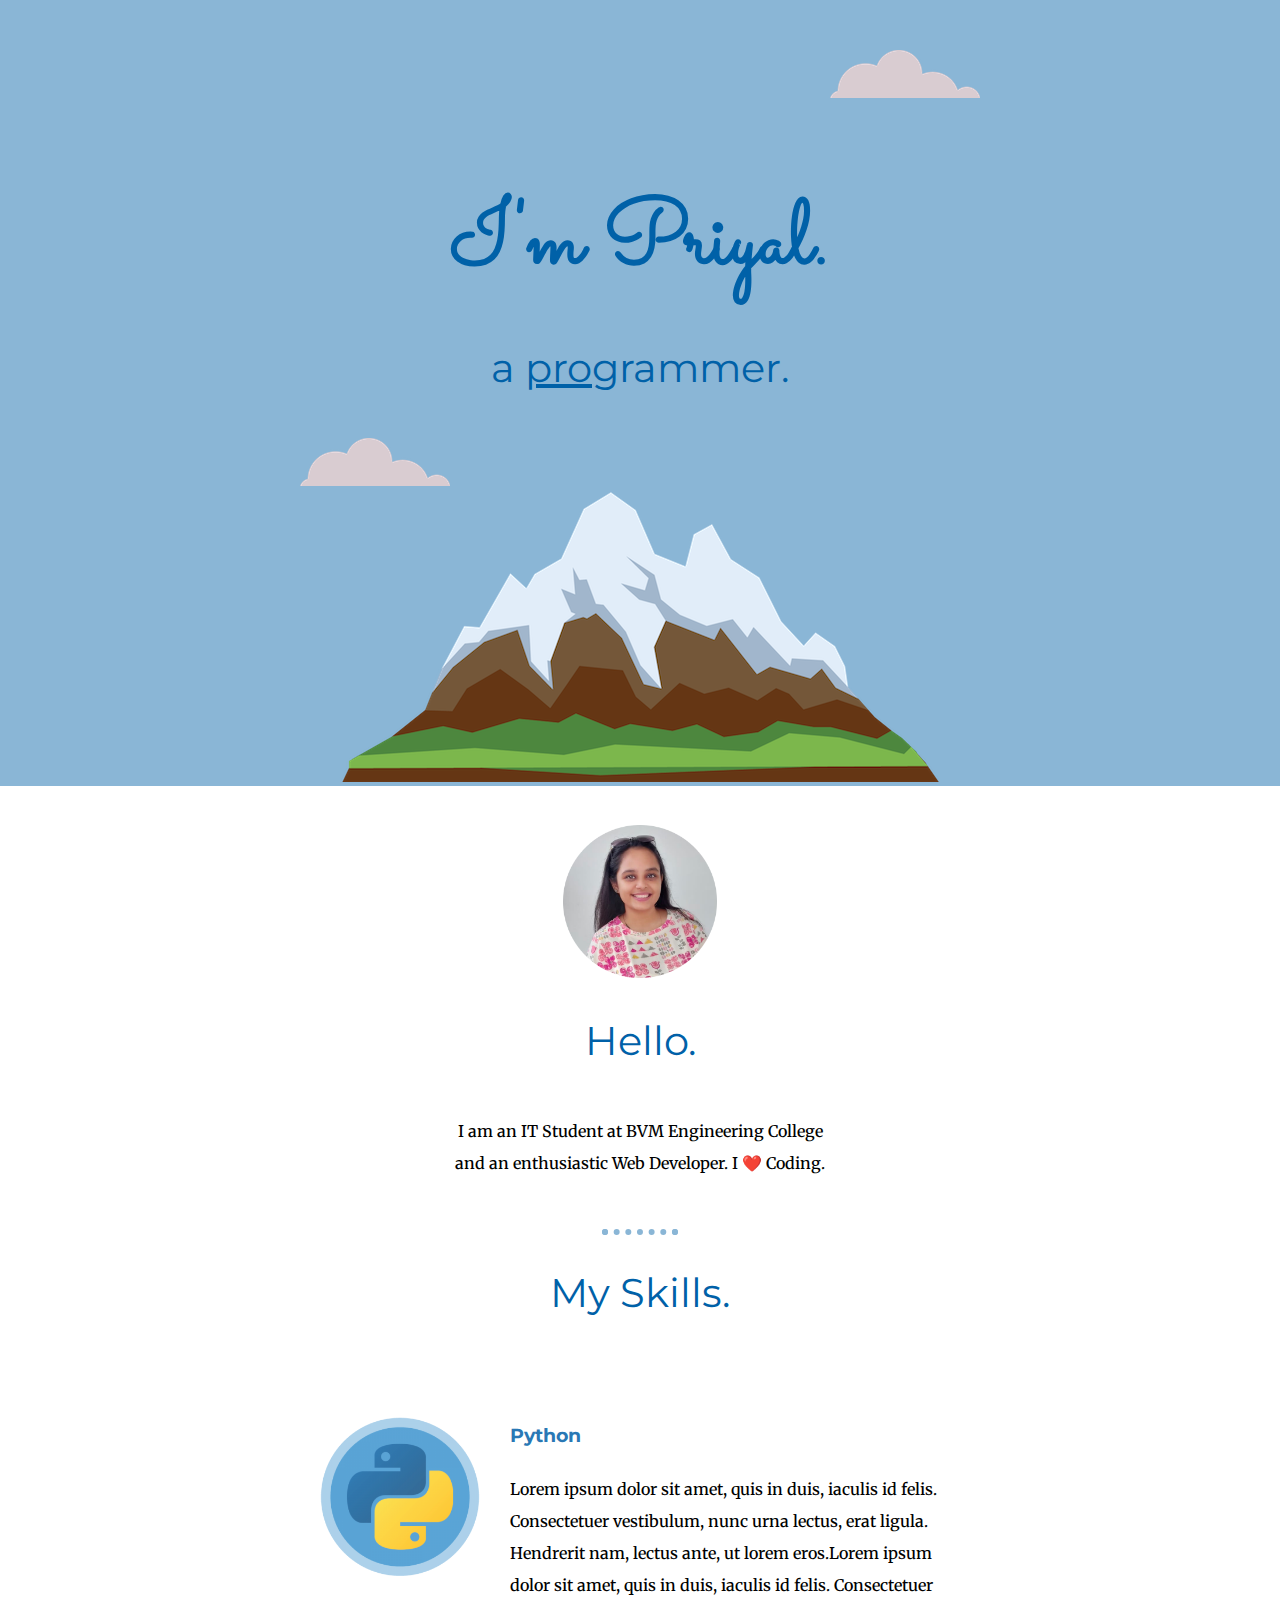
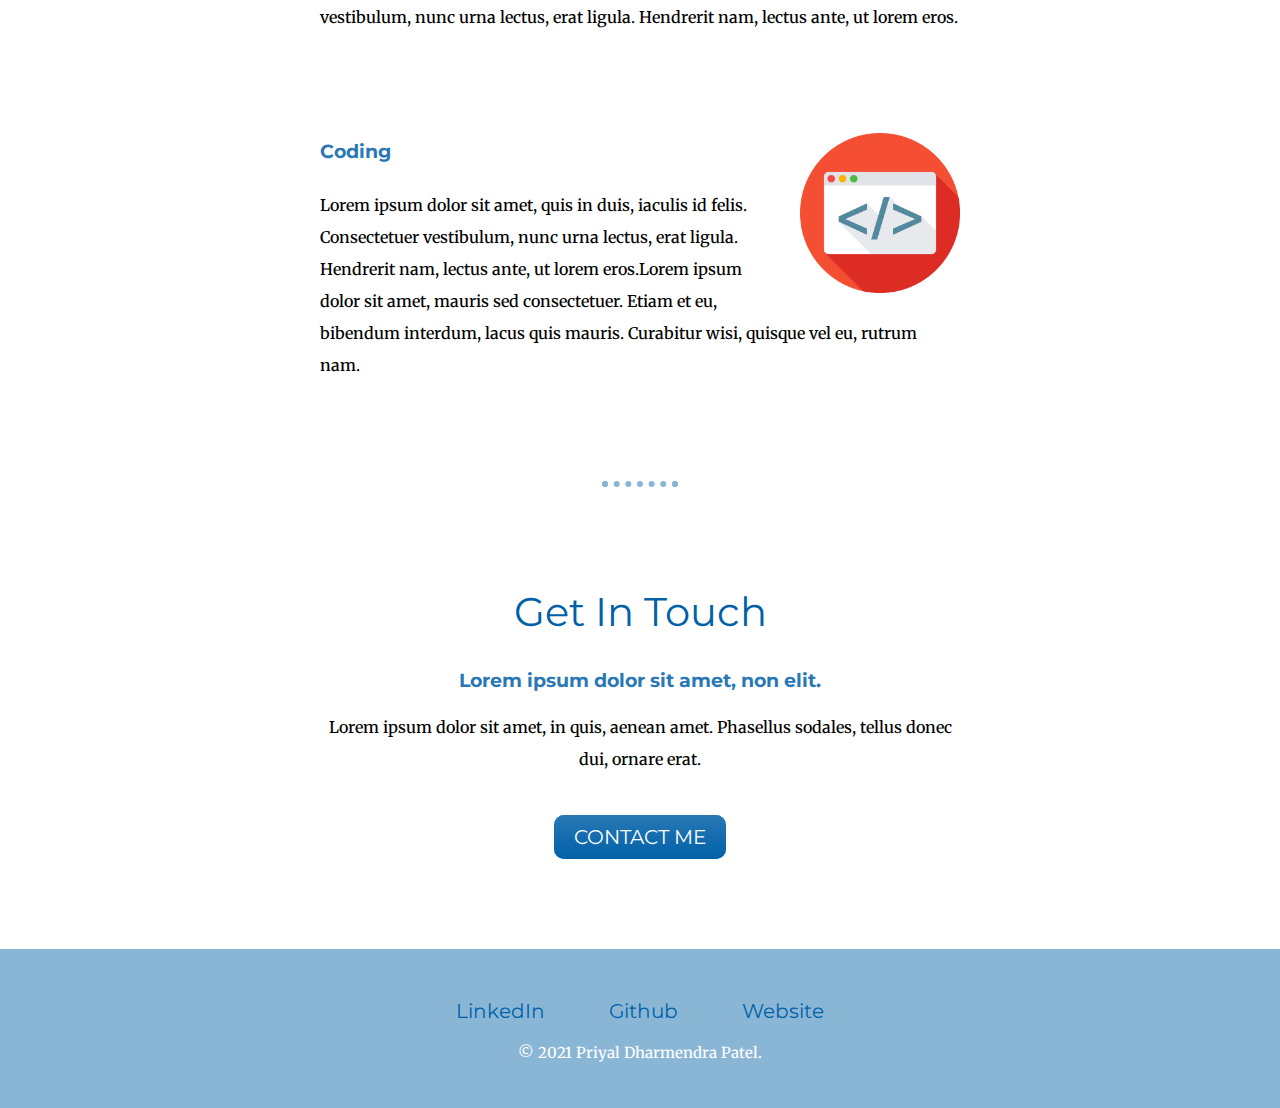
<file: index.html>
<!DOCTYPE html>
<html lang="en" dir="ltr">
  <head>
    <meta charset="utf-8">
    <title>Priyal's Personal Site</title>
    <link rel="stylesheet" href="css/styles.css">
    <link rel="icon" href="images/1618399741.ico">
    <link rel="preconnect" href="https://fonts.gstatic.com">
    <link href="https://fonts.googleapis.com/css2?family=Merriweather:ital,wght@0,300;0,400;0,700;0,900;1,300;1,400;1,700;1,900&family=Montserrat:ital,wght@0,100;0,200;0,300;0,400;0,500;0,600;0,700;0,800;0,900;1,100;1,200;1,300;1,400;1,500;1,600;1,700;1,800;1,900&family=Sacramento&display=swap" rel="stylesheet">
  </head>
  <body>
    <div class="top-container">
      <img class="top-cloud" src="images/cloud.png" alt="cloud-img">
      <h1>I'm Priyal.</h1>
      <h2>a <span class="pro">pro</span>grammer.</h2>
      <img class="bottom-cloud" src="images/cloud.png" alt="cloud-img">
      <img src="images/mountain.png" alt="mountain-img">
    </div>
    <div class="middle-container">
      <div class="profile">
        <img class="profileimg" src="images/priyal.png" alt="Priyal's Profile">
        <h2>Hello.</h2>
        <p class="intro">I am an IT Student at BVM Engineering College and an enthusiastic Web Developer. I ❤️ Coding.</p>
      </div>
      <hr>
      <div class="skills">
        <h2>My Skills.</h2>
        <div class="skill-row">
          <img class="skill-image-python" src="images/python.png" alt="Python Image">
          <h3>Python</h3>
          <p>Lorem ipsum dolor sit amet, quis in duis, iaculis id felis. Consectetuer vestibulum, nunc urna lectus, erat ligula. Hendrerit nam, lectus ante, ut lorem eros.Lorem ipsum dolor sit amet, quis in duis, iaculis id felis. Consectetuer vestibulum, nunc urna lectus, erat ligula. Hendrerit nam, lectus ante, ut lorem eros.</p>
        </div>
        <div class="skill-row">
          <img class="skill-image-coding" src="images/coding.png" alt="Coding Image">
          <h3>Coding</h3>
          <p>Lorem ipsum dolor sit amet, quis in duis, iaculis id felis. Consectetuer vestibulum, nunc urna lectus, erat ligula. Hendrerit nam, lectus ante, ut lorem eros.Lorem ipsum dolor sit amet, mauris sed consectetuer. Etiam et eu, bibendum interdum, lacus quis mauris. Curabitur wisi, quisque vel eu, rutrum nam.</p>
        </div>
      </div>
      <hr>
      <div class="contact-me">
        <h2>Get In Touch</h2>
        <h3>Lorem ipsum dolor sit amet, non elit.</h3>
        <p>Lorem ipsum dolor sit amet, in quis, aenean amet. Phasellus sodales, tellus donec dui, ornare erat.</p>
        <div class="contact">
          <a class="btn" href="mailto:priyaldpatel1408@gmail.com">CONTACT ME</a>
        </div>
      </div>
    </div>
    <div class="bottom-container">
      <a class="footer-link" href="http://linkedin.com/in/priyal-patel-178ba31b1">LinkedIn</a>
      <a class="footer-link" href="http://github.com/mepripri">Github</a>
      <a class="footer-link" href="https://priyaldpatel.github.io/CV/">Website</a>
      <p class="copy">© 2021 Priyal Dharmendra Patel.</p>
    </div>
  </body>
</html>
</file>
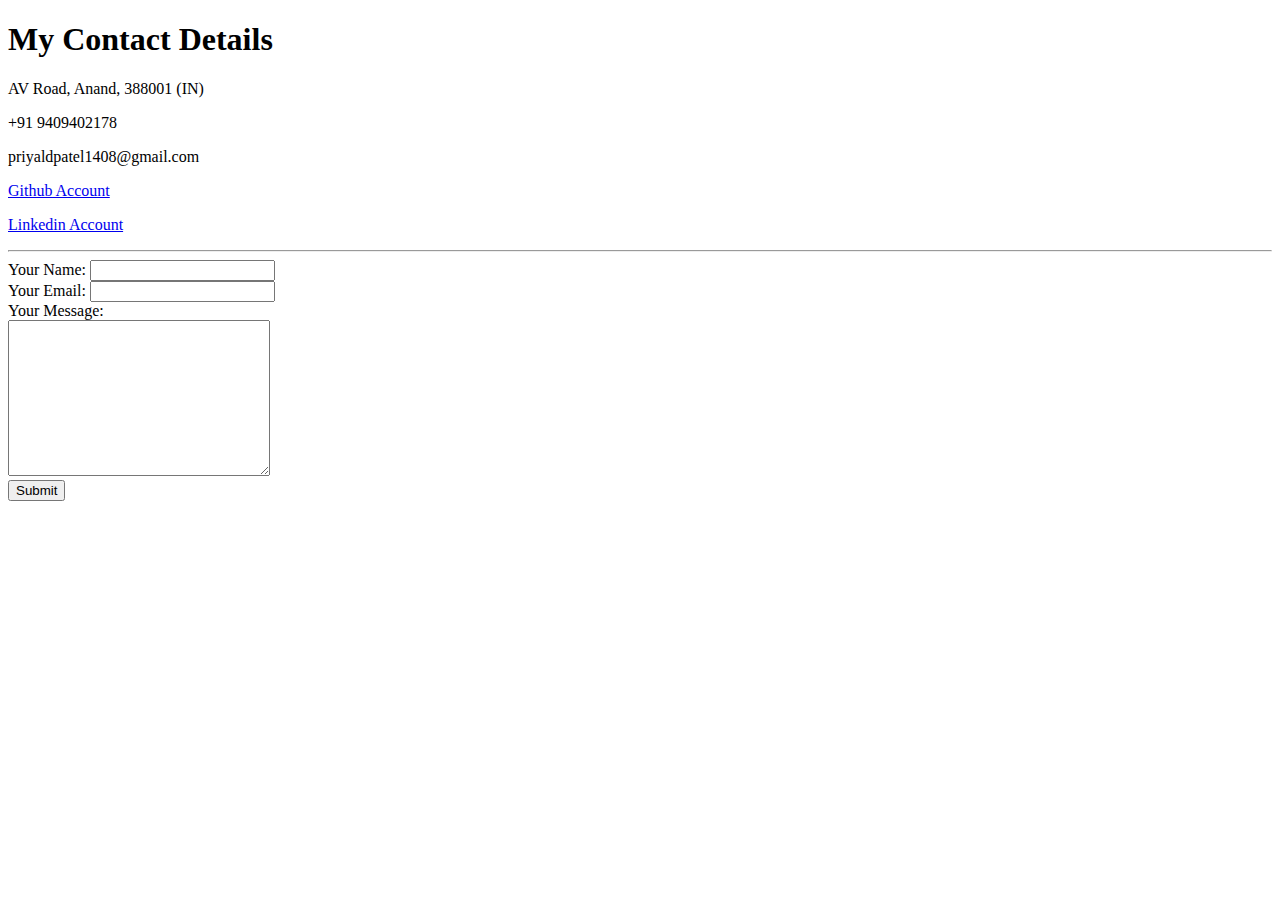
<file: Contactme.html>
<!DOCTYPE html>
<html lang="en" dir="ltr">
  <head>
    <meta charset="utf-8">
    <title>Contact Me</title>
  </head>
  <body>
    <h1>My Contact Details</h1>
    <p>AV Road, Anand, 388001 (IN)</p>
    <p>+91 9409402178</p>
    <p>priyaldpatel1408@gmail.com</p>
    <p><a href="http://github.com/mepripri">Github Account</a></p>
    <p><a href="http://linkedin.com/in/priyal-patel-178ba31b1">Linkedin Account</a></p>

    <hr>

    <form class="" action="mailto:priyaldpatel1408@gmail.com" method="post" enctype="text/plain">
      <label for="yourName">Your Name: </label>
      <input type="text" name="yourName" value=""><br>
      <label for="yourEmail">Your Email: </label>
      <input type="email" name="yourEmail" value=""><br>
      <label for="yourMessage">Your Message: </label><br>
      <textarea name="yourMessage" rows="10" cols="30"></textarea><br>
      <input type="submit" name="">
    </form>
  </body>
</html>
</file>
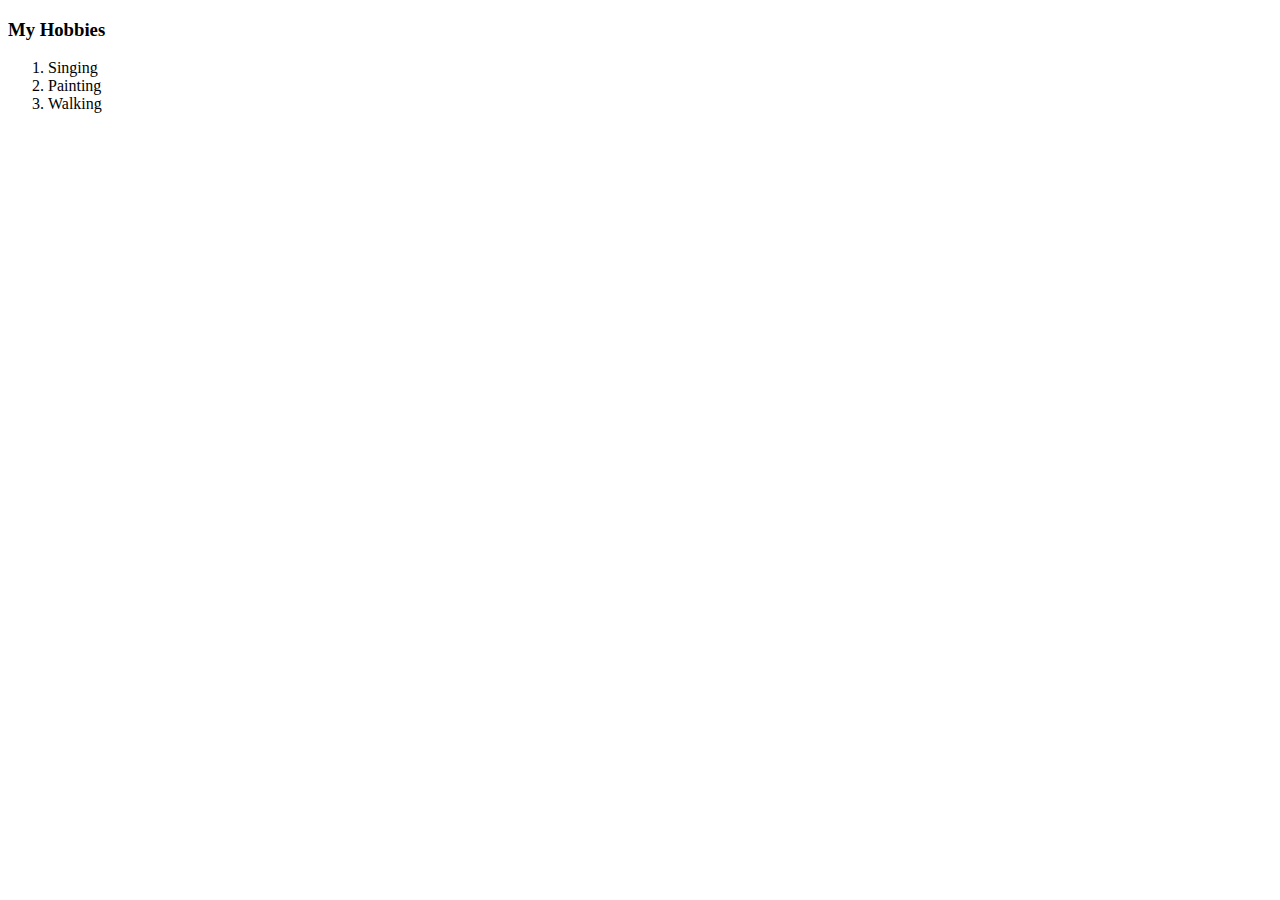
<file: Hobbies.html>
<!DOCTYPE html>
<html lang="en" dir="ltr">
  <head>
    <meta charset="utf-8">
    <title>My Hobbies</title>
  </head>
  <body>
    <h3>My Hobbies</h3>

    <ol>
      <li>Singing</li>
      <li>Painting</li>
      <li>Walking</li>
    </ol>
  </body>
</html>
</file>
<file: css/styles.css>
body {
  margin: 0;
  text-align: center;
  font-family: 'Merriweather', serif;
}

h1 {
  margin: 50px auto 0 auto;
  font-size: 5.625em;
  color: #0061a8;
  font-family: 'Sacramento', cursive;
}

h2 {
  font-size: 2.5rem;
  font-weight: normal;
  color: #0061a8;
  font-family: 'Montserrat', sans-serif;
}

h3 {
  font-family: 'Montserrat', sans-serif;
  color: #2978b5;
}
a {
  color: #0061a8;
  font-family: 'Montserrat', sans-serif;
  text-decoration: none;
  padding: 30px;
  font-size: 20px;
}

p {
  font-family: 'Merriweather', serif;
  line-height: 2;
  font-weight: 500;
}

.copy {
  font-size: 15px;
  color: white;
}

.pro {
  text-decoration: underline;
}

.top-container {
  background-color: #8ab6d6;
  position: relative;
  padding-top: 10%;
}

.middle-container {
  padding-top: 3%;
}

.bottom-container {
  background-color: #8ab6d6;
  padding: 50px 0 25px;
}

.contact-me {
  width: 50%;
  margin: 100px auto;
}

.intro {
  width: 30%;
  margin: 50px auto;
}

hr {
  border: dotted #8ab6d6 6px;
  border-bottom: none;
  width: 5%;
}

.skill-image-python {
  float: left;
  margin-right: 30px;
  width: 25%;
}

.skill-image-coding {
  float: right;
  margin-left: 30px;
  width: 25%;
}

.skill-row {
  margin: 100px auto;
  width: 50%;
  text-align: left;
  line-height: 2;
}

.top-cloud {
  position: absolute;
  right: 300px;
  top: 50px;
}

.bottom-cloud {
  position: absolute;
  left: 300px;
  bottom: 300px;
}

.profileimg {
  width: 12%;
}

.contact {
  margin-top: 50px;
}

.btn {
  background: #2978b5;
  background-image: -webkit-linear-gradient(top, #2978b5, #0061a8);
  background-image: -moz-linear-gradient(top, #2978b5, #0061a8);
  background-image: -ms-linear-gradient(top, #2978b5, #0061a8);
  background-image: -o-linear-gradient(top, #2978b5, #0061a8);
  background-image: linear-gradient(to bottom, #2978b5, #0061a8);
  -webkit-border-radius: 10;
  -moz-border-radius: 10;
  border-radius: 10px;
  font-family: 'Montserrat', sans-serif;
  color: #ffffff;
  font-size: 20px;
  padding: 10px 20px 10px 20px;
  text-decoration: none;
}

.btn:hover {
  background: #0061a8;
  background-image: -webkit-linear-gradient(top, #0061a8, #2978b5);
  background-image: -moz-linear-gradient(top, #0061a8, #2978b5);
  background-image: -ms-linear-gradient(top, #0061a8, #2978b5);
  background-image: -o-linear-gradient(top, #0061a8, #2978b5);
  background-image: linear-gradient(to bottom, #0061a8, #2978b5);
  text-decoration: none;
}
</file>
